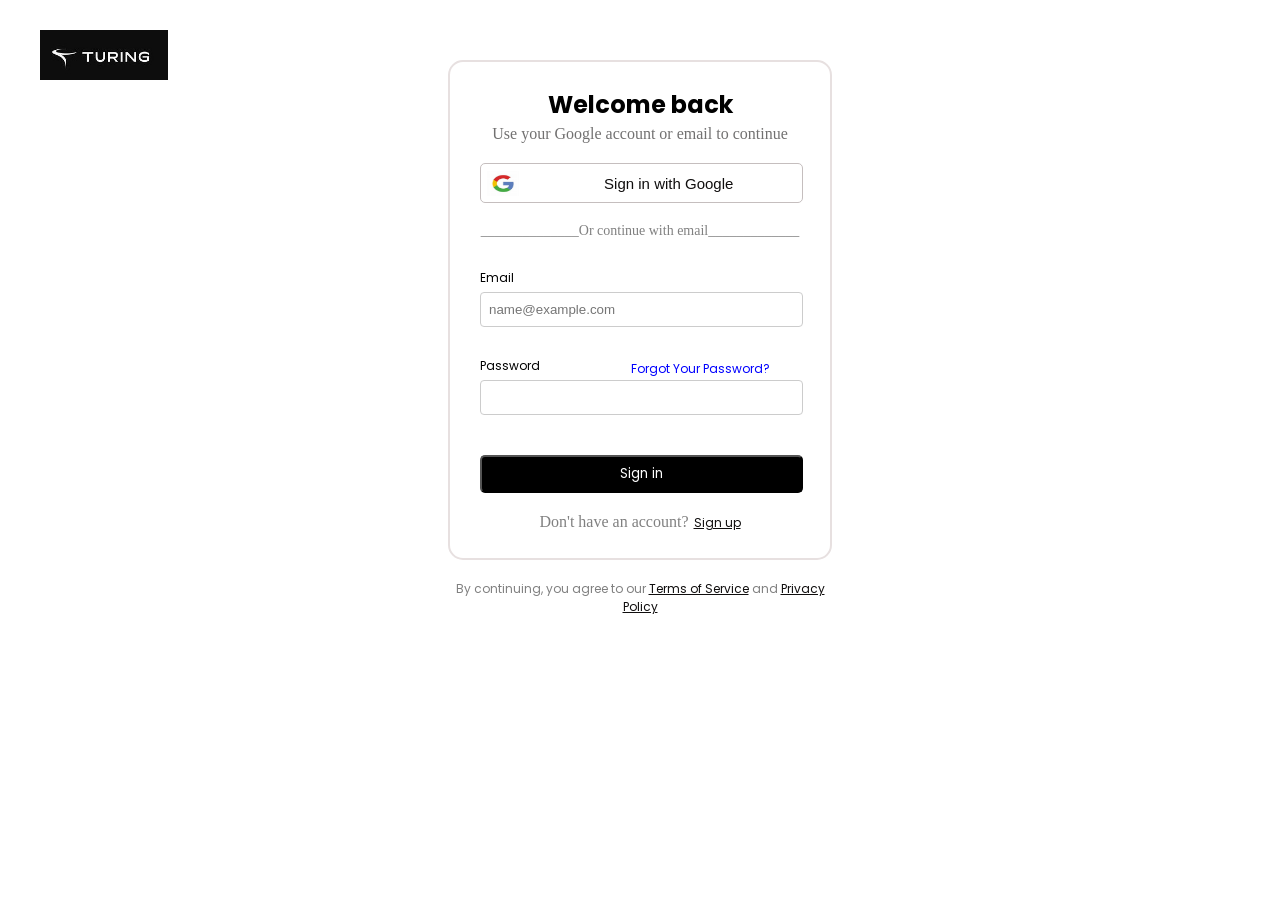
<file: talent.html>
<!DOCTYPE html>
<html lang="en">
<head>
    <meta charset="UTF-8">
    <meta name="viewport" content="width=device-width, initial-scale=1.0">
    <link rel="stylesheet" href="./talent.css">
    <link href="https://fonts.googleapis.com/css2?family=Poppins:wght@400;500;600&display=swap" rel="stylesheet">
    <title>For Talent</title>
</head>
<body>
    <div class="container">
        <div class="logo">
            <img src="./main logo.jpg" alt="Turing">
        </div>
        <div class="talent">
        <div class="signin">
           <h3>Welcome back</h3>
           <p class="para"> Use your Google account or email to continue</p>
           <button class="btn">
                 <img src="./google.jpg" alt="google" class="google">
                 <p class="para1">
                  <a href="https://accounts.google.com/AccountChooser" target="_blank">
                     Sign in with Google
                  </a></p>
           </button>
           <p class="para2">______________Or continue with email_____________</p>
           
           <label>Email</label>
           <input type="text" placeholder="name@example.com">
           <div class="password">
           <label>Password</label>
           <span class="forgot">Forgot Your Password?</span>
           </div>
           <input type="password">
           <button class="black">Sign in</button>

           <p class="para3">Don't have an account?<a href="./talent1.html">Sign up</a></p>
           </div>
        </div>
    </div>
    <p class="footer">By continuing, you agree to our <span class="terms"><a href="https://www.turing.com/terms-of-service">Terms of Service</a></span> and   <span class="policy"><a href="https://www.turing.com/policy">Privacy<br> Policy</a></span></p>
</body>
</html>
</file>
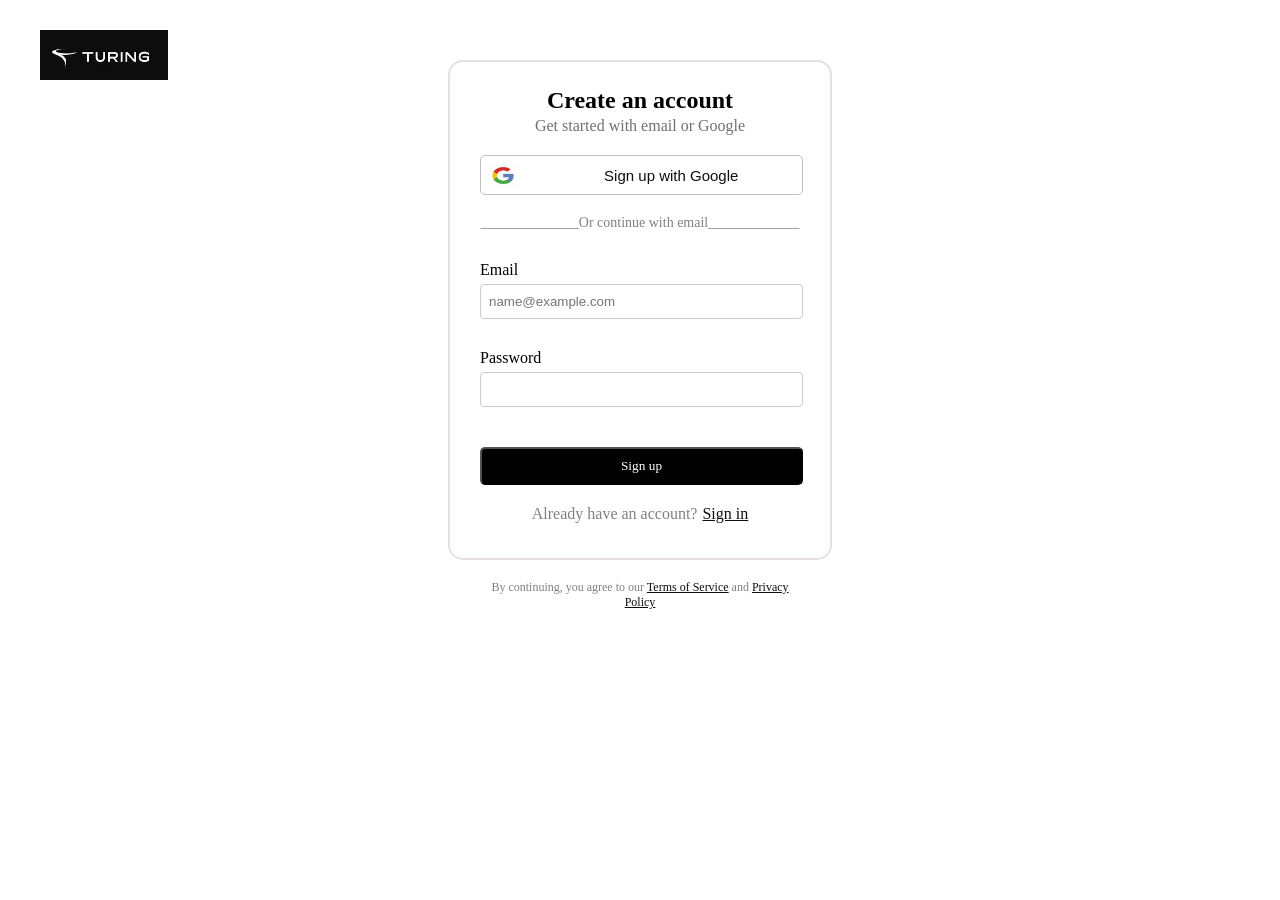
<file: talent1.html>
<!DOCTYPE html>
<html lang="en">
<head>
    <meta charset="UTF-8">
    <meta name="viewport" content="width=device-width, initial-scale=1.0">
    <link rel="stylesheet" href="./talent1.css">
    <link href="https://fonts.googleapis.com/css2?family=Poppins:wght@400;500;600&display=swap" rel="stlyesheet">
    <title>Sign up</title>
</head>
<body>
    <div class="container">
        <div class="logo">
            <img src="./main logo.jpg" alt="Turing">
        </div>
        <div class="talent">
        <div class="signin">
           <h3>Create an account</h3>
           <p class="para"> Get started with email or Google</p>
           <button class="btn">
                 <img src="./google.jpg" alt="google" class="google">
                 <p class="para1">
                  <a href="https://accounts.google.com/AccountChooser" target="_blank">
                     Sign up with Google
                  </a></p>
           </button>
           <p class="para2">______________Or continue with email_____________</p>
           
           <label>Email</label>
           <input type="text" placeholder="name@example.com">
           <label>Password</label>
           <!-- <span class="forgot">Forgot Your Password?</span> -->
           <input type="password">
           <button class="black">Sign up</button>

           <p class="para3">Already have an account?<a href="#">Sign in</a></p>
           </div>
        </div>
    </div>
    <p class="footer">By continuing, you agree to our <span class="terms"><a href="https://www.turing.com/terms-of-service">Terms of Service</a></span> and   <span class="policy"><a href="https://www.turing.com/policy">Privacy<br> Policy</a></span></p>  
</body>
</html>
</file>
<file: talent.css>
*{
    margin:0;
    padding:0;
    box-sizing: border-box;
}
body{
    overflow-x: hidden;
}
.container {
   position: relative; 
   height: 400px;   
}
.talent{
    width:30%;
    height:500px;
    border:2px solid rgb(231, 224, 224);
    border-radius: 15px;

    position: absolute;
    top: 15%;
    left:35%;
}
.logo img{
    width:10%;
    height:50px;
    margin-top:30px;
    margin-left: 40px;
}
h3{
    font-family: Poppins;
    text-align: center;
    margin-top: 25px;
    font-size: 24px;
}
.para{
    text-align: center;
    color:rgb(114, 113, 113);
    margin-top: 3px;
}
.btn{
    width:85%;
    height:40px;
    background-color: white;
    border:1px solid rgb(197, 190, 190);
    margin:20px 30px;
    display: flex;
    align-items: center; 
    border-radius: 5px;
}
.google{
    width:10%;
    height:25px;
    margin-left: 6px;
}
.para1 {
    font-size: 15px;
    color:rgb(14, 13, 13);
    margin-left:85px;
}
p a{
    text-decoration: none;
    color:rgb(16, 14, 14);
}
.para2{
    color: grey;
    text-align: center;
    font-size: 14px;
}
 label{
    display:block;
    margin-top:30px;
    margin-bottom:5px;
    margin-left: 30px;
    font-family: Poppins;
    font-size: 12px;
} 
.mail{
    margin-top:20px;
    margin-bottom:10px;
    font-family: Poppins;
    font-size: 12px;
}
input{
    width:85%;
    height:35px;
    padding:8px;
    border:1px solid #ccc;
    border-radius:4px;
    margin-left: 30px;
}
.password{
    display:flex;
    justify-content: space-between;
    align-items: center;
}
.forgot {
    font-size: 12px;
    font-family: Poppins;
    color: blue;
    cursor: pointer;
    display:block;
    margin-top:30px;
    margin-right: 60px;
}
.black{
    width:85%;
    height:38px;
    background-color: black;
    border-radius: 5px;
    color:white;
    text-align: center;
    margin:40px 30px;
    font-family: Poppins;
}
.para3{
    text-align: center;
    position: relative;
    bottom:20px;
    color: grey;
}
.footer{
    margin-top: 180px;
    text-align: center;
    font-family: Poppins;
    font-size: 12px;
    color:grey;
}
.footer a{
    text-decoration: underline;
}
.para3 a{
    text-decoration: underline;
    font-family: Poppins;
    margin-left: 5px;
    font-size: 12px;
}


@media (max-width: 1024px) {

  .talent {
    width: 45%;
    left: 27%;
    top: 12%;
    height: auto;
    min-height: 480px;
    padding-bottom: 20px;
  }

  .logo img { width: 14%; height: auto; margin-left: 30px; }

  .container { height: auto; min-height: 500px; padding-bottom: 60px; }

  .footer { margin-top: 80px; }
}


@media (max-width: 768px) {

  .container {
    height: auto;
    min-height: 100vh;
    padding-bottom: 40px;
  }

  .logo img {
    width: 100px;
    height: auto;
    margin-top: 20px;
    margin-left: 20px;
  }

  .talent {
    position: static;
    width: 90%;
    max-width: 420px;
    height: auto;
    min-height: unset;
    margin: 20px auto 0;
    padding-bottom: 24px;
    border-radius: 12px;
  }


  h3 { font-size: 20px; margin-top: 20px; }
  .para { font-size: 14px; margin-top: 6px; padding: 0 12px; }

  .btn {
    width: 90%;
    margin: 16px auto;
    height: 42px;
  }
  .google { width: 22px; height: 22px; margin-left: 8px; }
  .para1 { font-size: 14px; margin-left: 50px; }

  .para2 { font-size: 12px; padding: 0 10px; word-break: break-all; }

  label { margin-left: 20px; margin-top: 20px; font-size: 12px; }

  input {
    width: 90%;
    margin-left: 20px;
    height: 38px;
    font-size: 14px;
  }

  .password { padding-right: 20px; }
  .forgot { margin-right: 20px; margin-top: 20px; font-size: 12px; }

  .black {
    width: 90%;
    margin: 24px 20px 16px;
    height: 40px;
    font-size: 15px;
  }

  .para3 { font-size: 13px; bottom: 0; margin-bottom: 10px; }

  .footer {
    margin-top: 30px;
    font-size: 12px;
    padding: 0 16px 20px;
  }
}

@media (max-width: 480px) {

  .logo img { width: 90px; margin-left: 16px; }

  .talent { width: 95%; border-radius: 10px; }

  h3 { font-size: 18px; }
  .para { font-size: 13px; }

  .btn { width: 92%; }
  .para1 { margin-left: 30px; font-size: 13px; }

  input { width: 92%; margin-left: 14px; }
  label { margin-left: 14px; }

  .black { width: 92%; margin-left: 14px; }

  .forgot { margin-right: 14px; }

  .para2 { font-size: 11px; }
  .para3 { font-size: 12px; }
  .footer { font-size: 11px; }
}
</file>
<file: talent1.css>
*{
    margin:0px;
    padding:0px;
    box-sizing: border-box;
}
body{
    overflow-x: hidden;
}
.container {
   position: relative; 
   height: 400px;   
}
.talent{
    width:30%;
    height:500px;
    border:2px solid rgb(231, 224, 224);
    border-radius: 15px;

    position: absolute;
    top: 15%;
    left:35%;
}
.logo img{
    width:10%;
    height:50px;
    margin-top:30px;
    margin-left: 40px;
}
h3{
    font-family: Poppins;
    text-align: center;
    margin-top: 25px;
    font-size: 24px;
}
.para{
    text-align: center;
    color:rgb(114, 113, 113);
    margin-top: 3px;
}
.btn{
    width:85%;
    height:40px;
    background-color: white;
    border:1px solid rgb(197, 190, 190);
    margin:20px 30px;
    display: flex;
    align-items: center; 
    border-radius: 5px;
}
.google{
    width:10%;
    height:25px;
    margin-left: 6px;
}
.para1 {
    font-size: 15px;
    color:rgb(14, 13, 13);
    margin-left:85px;
}
p a{
    text-decoration: none;
    color:rgb(16, 14, 14);
}
.para2{
    color: grey;
    text-align: center;
    font-size: 14px;
}
 label{
    display:block;
    margin-top:30px;
    margin-bottom:5px;
    margin-left: 30px;
    font-family: Poppins;
    font-size: 16px;
} 
.mail{
    margin-top:20px;
    margin-bottom:10px;
    font-family: Poppins;
    font-size: 12px;
}
input{
    width:85%;
    height:35px;
    padding:8px;
    border:1px solid #ccc;
    border-radius:4px;
    margin-left: 30px;
}
.password{
    display:flex;
    justify-content: space-between;
    align-items: center;
}
.forgot {
    font-size: 12px;
    font-family: Poppins;
    color: blue;
    cursor: pointer;
    display:block;
    margin-top:30px;
    margin-right: 60px;
}
.black{
    width:85%;
    height:38px;
    background-color: black;
    border-radius: 5px;
    color:white;
    text-align: center;
    margin:40px 30px;
    font-family:Poppins;
}
.para3{
    text-align: center;
    position: relative;
    bottom:20px;
    color: grey;
}
.footer{
    margin-top: 180px;
    text-align: center;
    font-family: Poppins;
    font-size: 12px;
    color:grey;
}
.footer a{
    text-decoration: underline;
}
.para3 a{
    text-decoration: underline;
    font-family:Poppins;
    margin-left: 5px;
    font-size: 16px;
}
</file>
